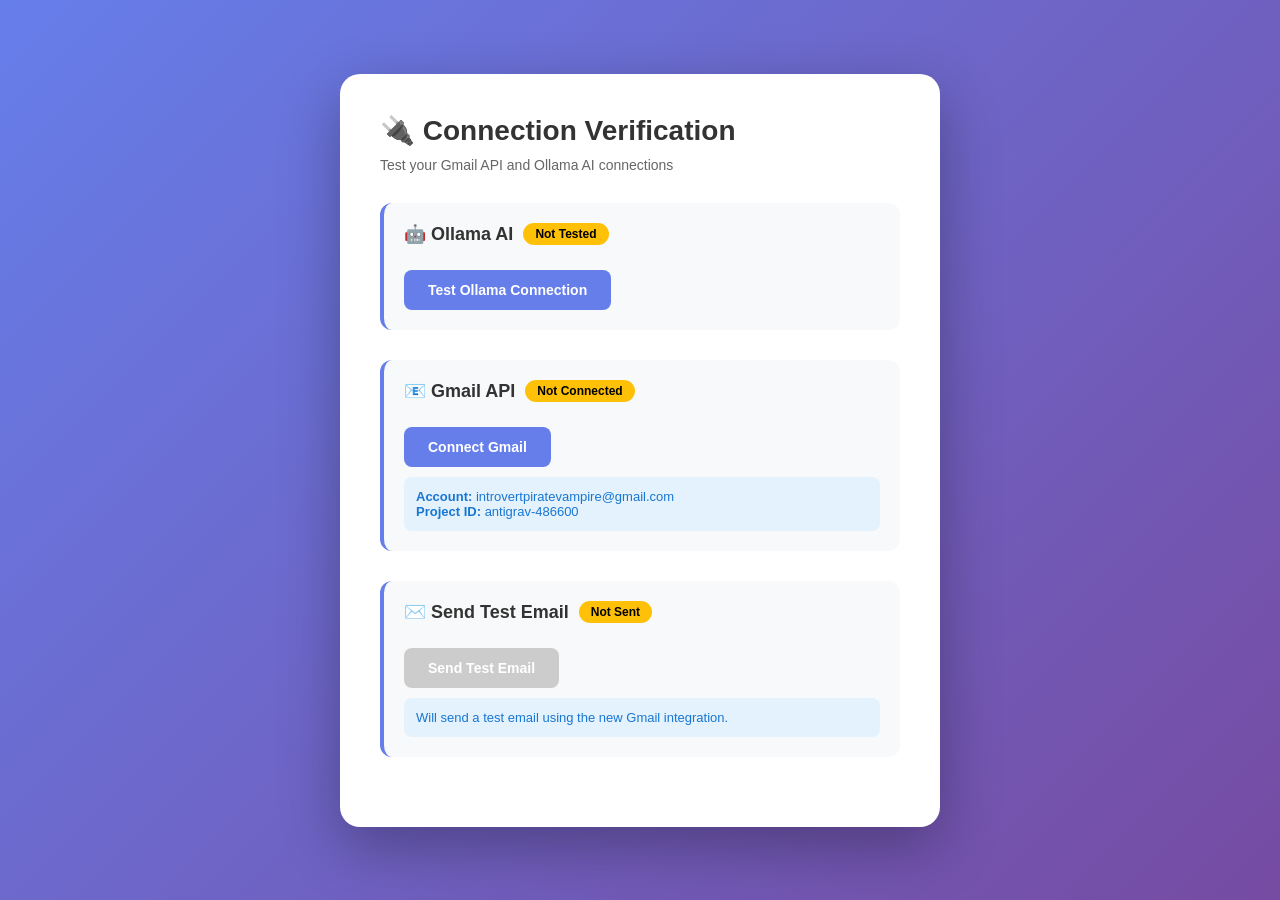
<file: test-connection.html>
<!DOCTYPE html>
<html lang="en">

<head>
    <meta charset="UTF-8">
    <meta name="viewport" content="width=device-width, initial-scale=1.0">
    <title>Connection Test - Gmail + Ollama</title>
    <style>
        * {
            margin: 0;
            padding: 0;
            box-sizing: border-box;
        }

        body {
            font-family: 'Segoe UI', Tahoma, Geneva, Verdana, sans-serif;
            background: linear-gradient(135deg, #667eea 0%, #764ba2 100%);
            min-height: 100vh;
            display: flex;
            align-items: center;
            justify-content: center;
            padding: 20px;
        }

        .container {
            background: white;
            border-radius: 20px;
            box-shadow: 0 20px 60px rgba(0, 0, 0, 0.3);
            padding: 40px;
            max-width: 600px;
            width: 100%;
        }

        h1 {
            color: #333;
            margin-bottom: 10px;
            font-size: 28px;
        }

        .subtitle {
            color: #666;
            margin-bottom: 30px;
            font-size: 14px;
        }

        .test-section {
            margin-bottom: 30px;
            padding: 20px;
            background: #f8f9fa;
            border-radius: 12px;
            border-left: 4px solid #667eea;
        }

        .test-section h2 {
            font-size: 18px;
            color: #333;
            margin-bottom: 15px;
            display: flex;
            align-items: center;
            gap: 10px;
        }

        .status {
            display: inline-block;
            padding: 4px 12px;
            border-radius: 20px;
            font-size: 12px;
            font-weight: 600;
        }

        .status.pending {
            background: #ffc107;
            color: #000;
        }

        .status.success {
            background: #4caf50;
            color: white;
        }

        .status.error {
            background: #f44336;
            color: white;
        }

        button {
            background: #667eea;
            color: white;
            border: none;
            padding: 12px 24px;
            border-radius: 8px;
            font-size: 14px;
            font-weight: 600;
            cursor: pointer;
            transition: all 0.3s;
            margin-right: 10px;
            margin-top: 10px;
        }

        button:hover {
            background: #5568d3;
            transform: translateY(-2px);
            box-shadow: 0 4px 12px rgba(102, 126, 234, 0.4);
        }

        button:disabled {
            background: #ccc;
            cursor: not-allowed;
            transform: none;
        }

        .result {
            margin-top: 15px;
            padding: 12px;
            background: white;
            border-radius: 8px;
            font-size: 13px;
            color: #333;
            max-height: 200px;
            overflow-y: auto;
        }

        .result pre {
            white-space: pre-wrap;
            word-wrap: break-word;
        }

        .info {
            background: #e3f2fd;
            padding: 12px;
            border-radius: 8px;
            margin-top: 10px;
            font-size: 13px;
            color: #1976d2;
        }
    </style>
</head>

<body>
    <div class="container">
        <h1>🔌 Connection Verification</h1>
        <p class="subtitle">Test your Gmail API and Ollama AI connections</p>

        <!-- Ollama Test -->
        <div class="test-section">
            <h2>
                🤖 Ollama AI
                <span class="status pending" id="ollama-status">Not Tested</span>
            </h2>
            <button onclick="testOllama()">Test Ollama Connection</button>
            <div class="result" id="ollama-result" style="display:none;"></div>
        </div>

        <!-- Gmail Test -->
        <div class="test-section">
            <h2>
                📧 Gmail API
                <span class="status pending" id="gmail-status">Not Connected</span>
            </h2>
            <button onclick="testGmail()" id="gmail-btn">Connect Gmail</button>
            <button onclick="signOutGmail()" id="signout-btn" style="display:none;">Sign Out</button>
            <div class="info">
                <strong>Account:</strong> introvertpiratevampire@gmail.com<br>
                <strong>Project ID:</strong> antigrav-486600
            </div>
            <div class="result" id="gmail-result" style="display:none;"></div>
        </div>

        <!-- Test Email Send -->
        <div class="test-section">
            <h2>
                ✉️ Send Test Email
                <span class="status pending" id="email-status">Not Sent</span>
            </h2>
            <button onclick="sendTestEmail()" id="send-email-btn" disabled>Send Test Email</button>
            <div class="info">
                Will send a test email using the new Gmail integration.
            </div>
            <div class="result" id="email-result" style="display:none;"></div>
        </div>
    </div>

    <script src="gmail-api.js"></script>
    <script>
        // Test Ollama Connection
        async function testOllama() {
            const statusEl = document.getElementById('ollama-status');
            const resultEl = document.getElementById('ollama-result');

            statusEl.textContent = 'Testing...';
            statusEl.className = 'status pending';
            resultEl.style.display = 'block';
            resultEl.innerHTML = 'Connecting to Ollama at http://localhost:11434...';

            try {
                const response = await fetch('http://localhost:11434/api/generate', {
                    method: 'POST',
                    headers: { 'Content-Type': 'application/json' },
                    body: JSON.stringify({
                        model: 'llama3.2',
                        prompt: 'Say "Connection successful!" in one sentence.',
                        stream: false
                    })
                });

                if (!response.ok) {
                    throw new Error(`HTTP ${response.status}: ${response.statusText}`);
                }

                const data = await response.json();
                statusEl.textContent = 'Connected ✓';
                statusEl.className = 'status success';
                resultEl.innerHTML = `<strong>Success!</strong><br><br>Model: llama3.2<br>Response: ${data.response}`;
            } catch (error) {
                statusEl.textContent = 'Failed ✗';
                statusEl.className = 'status error';
                resultEl.innerHTML = `<strong>Error:</strong><br>${error.message}<br><br>Make sure Ollama is running: <code>ollama serve</code>`;
            }
        }

        // Test Gmail Connection
        function testGmail() {
            handleGmailAuth();
        }

        function signOutGmail() {
            handleGmailSignout();
            updateGmailUIStatus(false);
        }

        // Override the updateGmailStatus function to update our test page
        const originalUpdateStatus = updateGmailStatus;
        updateGmailStatus = function (connected) {
            if (originalUpdateStatus) originalUpdateStatus(connected);
            updateGmailUIStatus(connected);
        };

        function updateGmailUIStatus(connected) {
            const statusEl = document.getElementById('gmail-status');
            const resultEl = document.getElementById('gmail-result');
            const gmailBtn = document.getElementById('gmail-btn');
            const signoutBtn = document.getElementById('signout-btn');
            const sendEmailBtn = document.getElementById('send-email-btn');

            if (connected) {
                statusEl.textContent = 'Connected ✓';
                statusEl.className = 'status success';
                resultEl.style.display = 'block';
                resultEl.innerHTML = '<strong>Success!</strong><br>Gmail API authenticated successfully with new credentials.';
                gmailBtn.style.display = 'none';
                signoutBtn.style.display = 'inline-block';
                sendEmailBtn.disabled = false;
            } else {
                statusEl.textContent = 'Not Connected';
                statusEl.className = 'status pending';
                resultEl.style.display = 'none';
                gmailBtn.style.display = 'inline-block';
                signoutBtn.style.display = 'none';
                sendEmailBtn.disabled = true;
            }
        }

        // Send Test Email
        async function sendTestEmail() {
            const statusEl = document.getElementById('email-status');
            const resultEl = document.getElementById('email-result');

            statusEl.textContent = 'Sending...';
            statusEl.className = 'status pending';
            resultEl.style.display = 'block';
            resultEl.innerHTML = 'Sending test email...';

            // Ask user for recipient or use dummy if they just want to test connection
            const recipient = prompt("Enter recipient email address:", "introvertpiratevampire@gmail.com");
            if (!recipient) {
                statusEl.textContent = 'Cancelled';
                statusEl.className = 'status pending';
                return;
            }

            const success = await sendEmailViaGmail(
                recipient,
                'Test Email from CRM Dashboard (New Credentials)',
                'Hello!\n\nThis is a test email sent from your CRM Dashboard using the NEW Gmail API credentials.\n\nConnection verified!\n\nBest regards,\nYour CRM System'
            );

            if (success) {
                statusEl.textContent = 'Sent ✓';
                statusEl.className = 'status success';
                resultEl.innerHTML = `<strong>Success!</strong><br>Test email sent to ${recipient}`;
            } else {
                statusEl.textContent = 'Failed ✗';
                statusEl.className = 'status error';
                resultEl.innerHTML = '<strong>Failed to send email.</strong><br>Check console for details.';
            }
        }
    </script>
</body>

</html>
</file>
